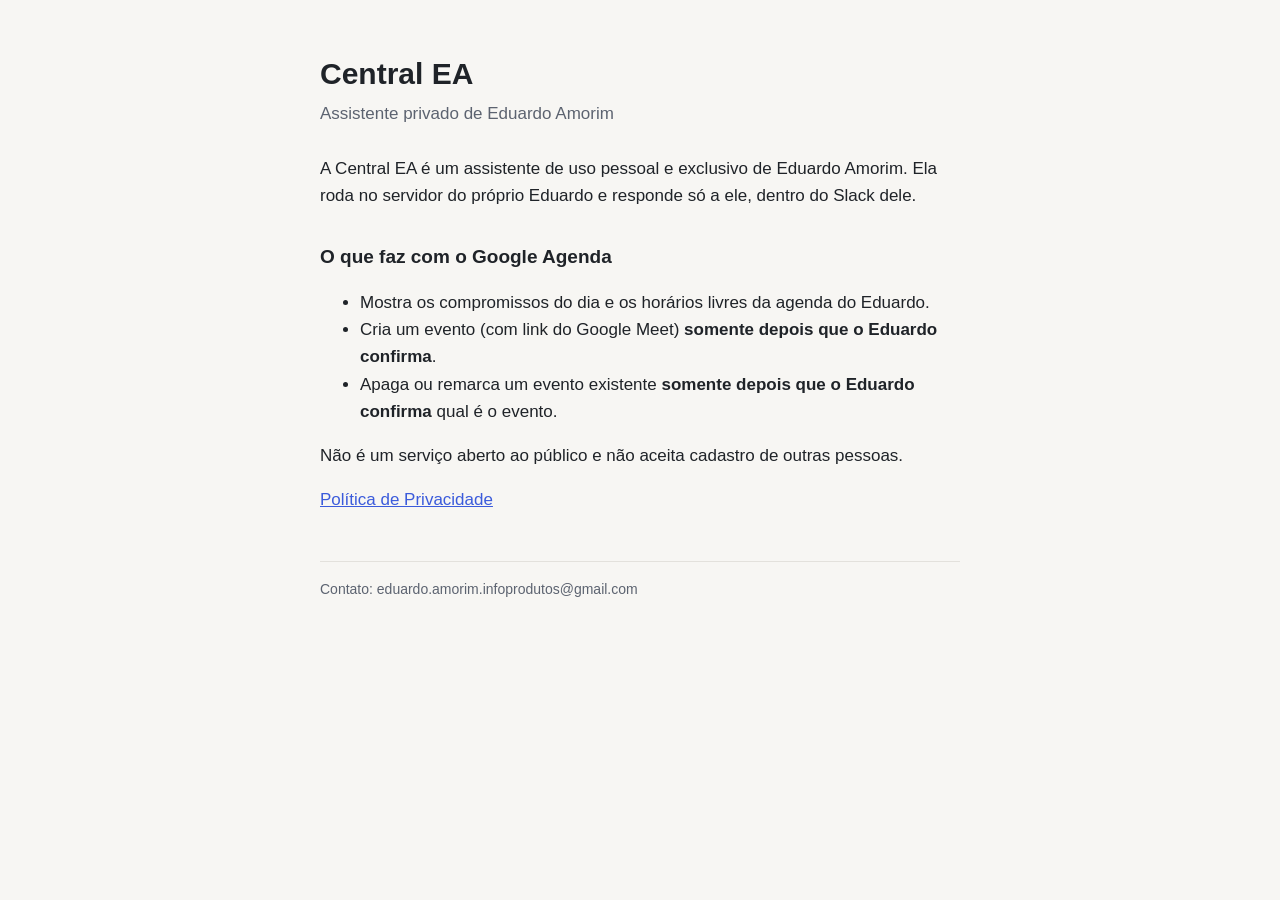
<file: index.html>
<!doctype html><html lang="pt-BR"><head><meta charset="utf-8"><meta name="viewport" content="width=device-width,initial-scale=1"><title>Central EA</title><link rel="stylesheet" href="estilo.css"></head>
<body><main><h1>Central EA</h1><p class="sub">Assistente privado de Eduardo Amorim</p>
<p>A Central EA é um assistente de uso pessoal e exclusivo de Eduardo Amorim. Ela roda no servidor do próprio Eduardo e responde só a ele, dentro do Slack dele.</p>
<h2>O que faz com o Google Agenda</h2>
<ul><li>Mostra os compromissos do dia e os horários livres da agenda do Eduardo.</li><li>Cria um evento (com link do Google Meet) <strong>somente depois que o Eduardo confirma</strong>.</li><li>Apaga ou remarca um evento existente <strong>somente depois que o Eduardo confirma</strong> qual é o evento.</li></ul>
<p>Não é um serviço aberto ao público e não aceita cadastro de outras pessoas.</p>
<p><a href="privacidade.html">Política de Privacidade</a></p>
<footer>Contato: eduardo.amorim.infoprodutos@gmail.com</footer></main></body></html>
</file>
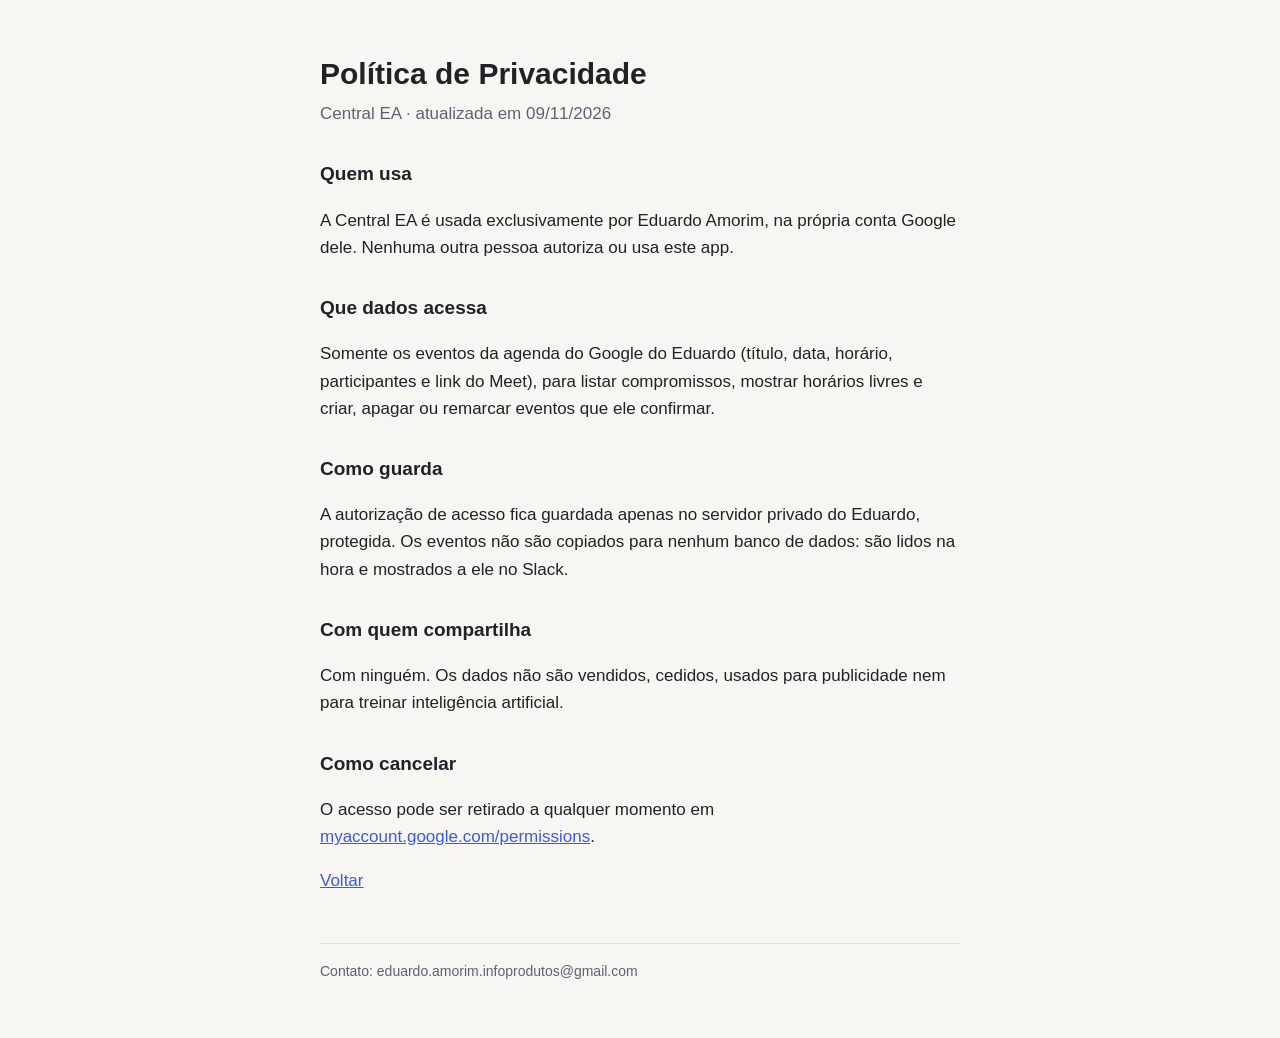
<file: privacidade.html>
<!doctype html><html lang="pt-BR"><head><meta charset="utf-8"><meta name="viewport" content="width=device-width,initial-scale=1"><title>Privacidade · Central EA</title><link rel="stylesheet" href="estilo.css"></head>
<body><main><h1>Política de Privacidade</h1><p class="sub">Central EA · atualizada em 09/11/2026</p>
<h2>Quem usa</h2><p>A Central EA é usada exclusivamente por Eduardo Amorim, na própria conta Google dele. Nenhuma outra pessoa autoriza ou usa este app.</p>
<h2>Que dados acessa</h2><p>Somente os eventos da agenda do Google do Eduardo (título, data, horário, participantes e link do Meet), para listar compromissos, mostrar horários livres e criar, apagar ou remarcar eventos que ele confirmar.</p>
<h2>Como guarda</h2><p>A autorização de acesso fica guardada apenas no servidor privado do Eduardo, protegida. Os eventos não são copiados para nenhum banco de dados: são lidos na hora e mostrados a ele no Slack.</p>
<h2>Com quem compartilha</h2><p>Com ninguém. Os dados não são vendidos, cedidos, usados para publicidade nem para treinar inteligência artificial.</p>
<h2>Como cancelar</h2><p>O acesso pode ser retirado a qualquer momento em <a href="https://myaccount.google.com/permissions">myaccount.google.com/permissions</a>.</p>
<p><a href="index.html">Voltar</a></p>
<footer>Contato: eduardo.amorim.infoprodutos@gmail.com</footer></main></body></html>
</file>
<file: estilo.css>
:root{--bg:#f7f6f3;--tx:#1f2328;--mu:#5c6370;--ac:#3b5bdb;--ln:#e3e1dc}
@media (prefers-color-scheme:dark){:root{--bg:#16181d;--tx:#e8e6e3;--mu:#a0a6b0;--ac:#8ea2ff;--ln:#2c2f36}}
*{box-sizing:border-box}body{margin:0;background:var(--bg);color:var(--tx);font:17px/1.6 -apple-system,BlinkMacSystemFont,"Segoe UI",Roboto,sans-serif}
main{max-width:680px;margin:0 auto;padding:56px 20px}h1{font-size:30px;line-height:1.2;margin:0 0 8px}h2{font-size:19px;margin:32px 0 8px}
p,li{color:var(--tx)}.sub{color:var(--mu);margin:0 0 28px}a{color:var(--ac)}footer{margin-top:48px;padding-top:16px;border-top:1px solid var(--ln);color:var(--mu);font-size:14px}
</file>
